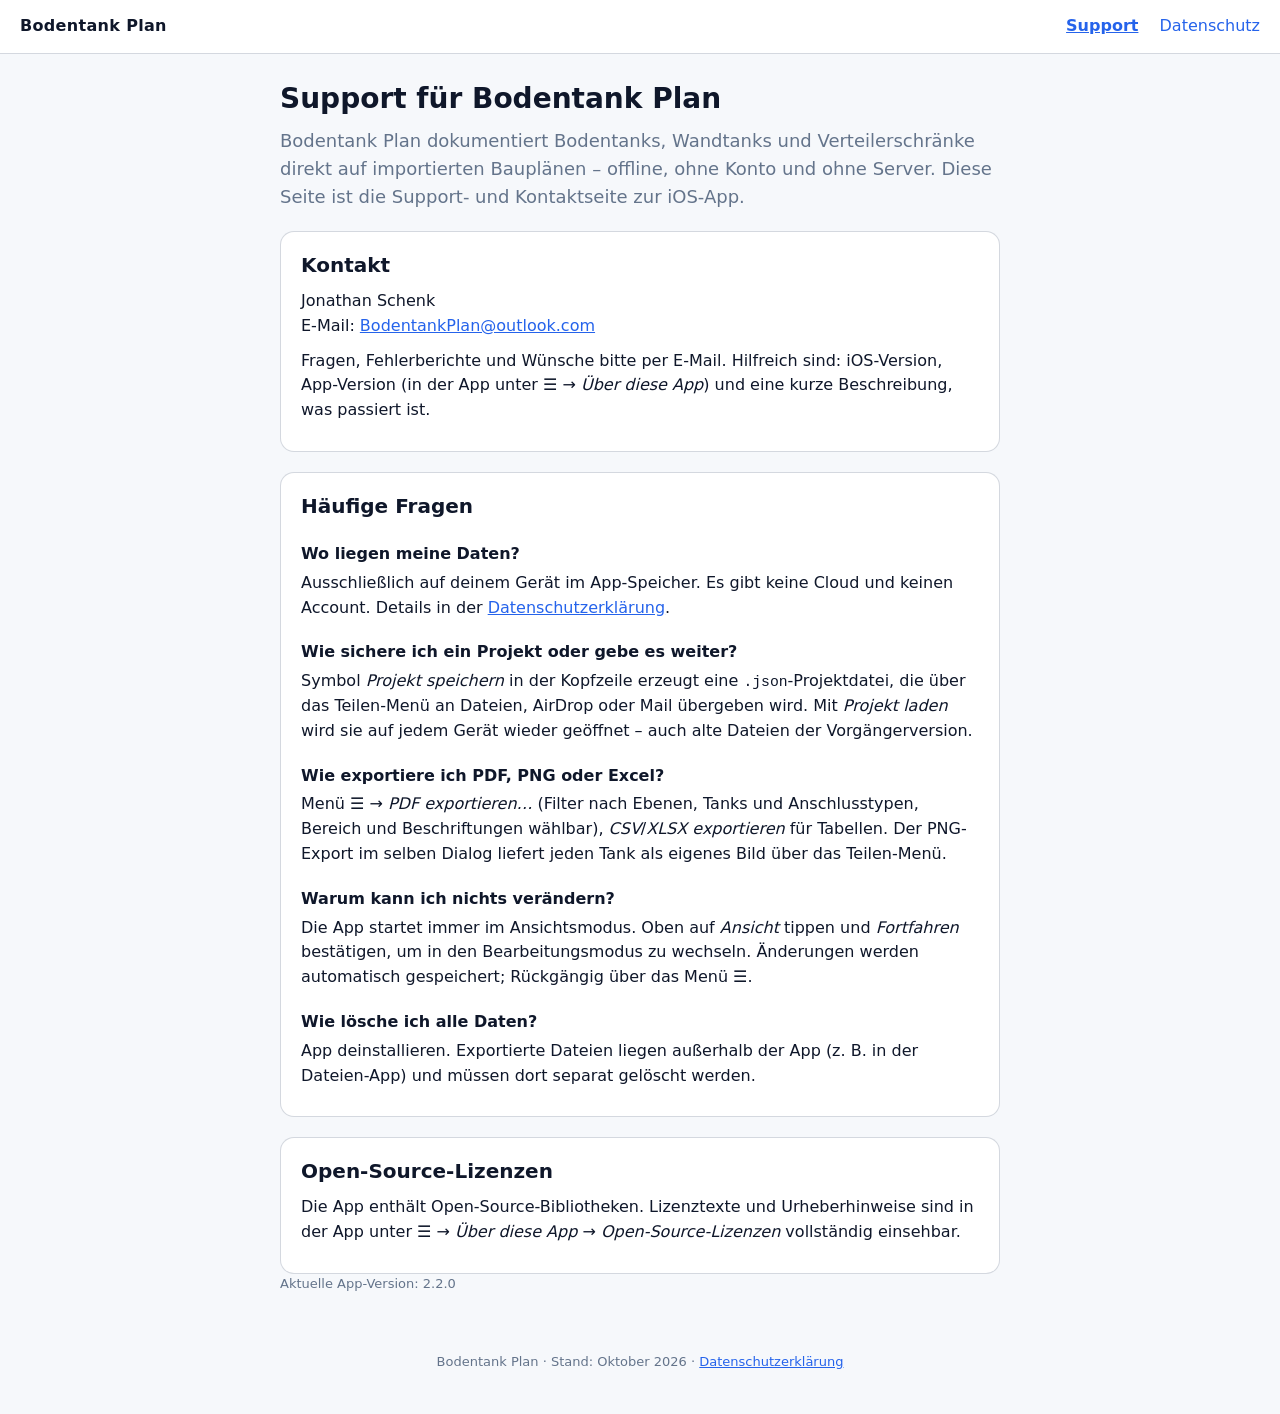
<file: index.html>
<!DOCTYPE html>
<html lang="de">
<head>
  <meta charset="utf-8">
  <meta name="viewport" content="width=device-width, initial-scale=1">
  <meta name="robots" content="noindex">
  <title>Support – Bodentank Plan</title>
  <link rel="stylesheet" href="styles.css">
</head>
<body>
  <header class="site-header">
    <a class="brand" href="./">Bodentank Plan</a>
    <nav>
      <a href="./" aria-current="page">Support</a>
      <a href="datenschutz.html">Datenschutz</a>
    </nav>
  </header>
  <main>

    <h1>Support für Bodentank Plan</h1>
    <p class="lead">Bodentank Plan dokumentiert Bodentanks, Wandtanks und Verteilerschränke direkt auf importierten Bauplänen –
      offline, ohne Konto und ohne Server. Diese Seite ist die Support- und Kontaktseite zur iOS-App.</p>

    <section>
      <h2>Kontakt</h2>
      <p>Jonathan Schenk<br>
        
        E-Mail: <a href="mailto:BodentankPlan@outlook.com">BodentankPlan@outlook.com</a></p>
      <p>Fragen, Fehlerberichte und Wünsche bitte per E-Mail. Hilfreich sind: iOS-Version, App-Version
        (in der App unter ☰ → <em>Über diese App</em>) und eine kurze Beschreibung, was passiert ist.</p>
    </section>

    <section>
      <h2>Häufige Fragen</h2>
      <h3>Wo liegen meine Daten?</h3>
      <p>Ausschließlich auf deinem Gerät im App-Speicher. Es gibt keine Cloud und keinen Account. Details in der
        <a href="datenschutz.html">Datenschutzerklärung</a>.</p>
      <h3>Wie sichere ich ein Projekt oder gebe es weiter?</h3>
      <p>Symbol <em>Projekt speichern</em> in der Kopfzeile erzeugt eine <code>.json</code>-Projektdatei, die über das
        Teilen-Menü an Dateien, AirDrop oder Mail übergeben wird. Mit <em>Projekt laden</em> wird sie auf jedem Gerät
        wieder geöffnet – auch alte Dateien der Vorgängerversion.</p>
      <h3>Wie exportiere ich PDF, PNG oder Excel?</h3>
      <p>Menü ☰ → <em>PDF exportieren…</em> (Filter nach Ebenen, Tanks und Anschlusstypen, Bereich und Beschriftungen
        wählbar), <em>CSV</em>/<em>XLSX exportieren</em> für Tabellen. Der PNG-Export im selben Dialog liefert jeden Tank
        als eigenes Bild über das Teilen-Menü.</p>
      <h3>Warum kann ich nichts verändern?</h3>
      <p>Die App startet immer im Ansichtsmodus. Oben auf <em>Ansicht</em> tippen und <em>Fortfahren</em> bestätigen, um
        in den Bearbeitungsmodus zu wechseln. Änderungen werden automatisch gespeichert; Rückgängig über das Menü ☰.</p>
      <h3>Wie lösche ich alle Daten?</h3>
      <p>App deinstallieren. Exportierte Dateien liegen außerhalb der App (z. B. in der Dateien-App) und müssen dort
        separat gelöscht werden.</p>
    </section>

    <section>
      <h2>Open-Source-Lizenzen</h2>
      <p>Die App enthält Open-Source-Bibliotheken. Lizenztexte und Urheberhinweise sind in der App unter
        ☰ → <em>Über diese App</em> → <em>Open-Source-Lizenzen</em> vollständig einsehbar.</p>
    </section>

    <p class="muted small">Aktuelle App-Version: 2.2.0</p>

  </main>
  <footer>
    <p>Bodentank Plan · Stand: Oktober 2026 · <a href="datenschutz.html">Datenschutzerklärung</a></p>
  </footer>
</body>
</html>
</file>
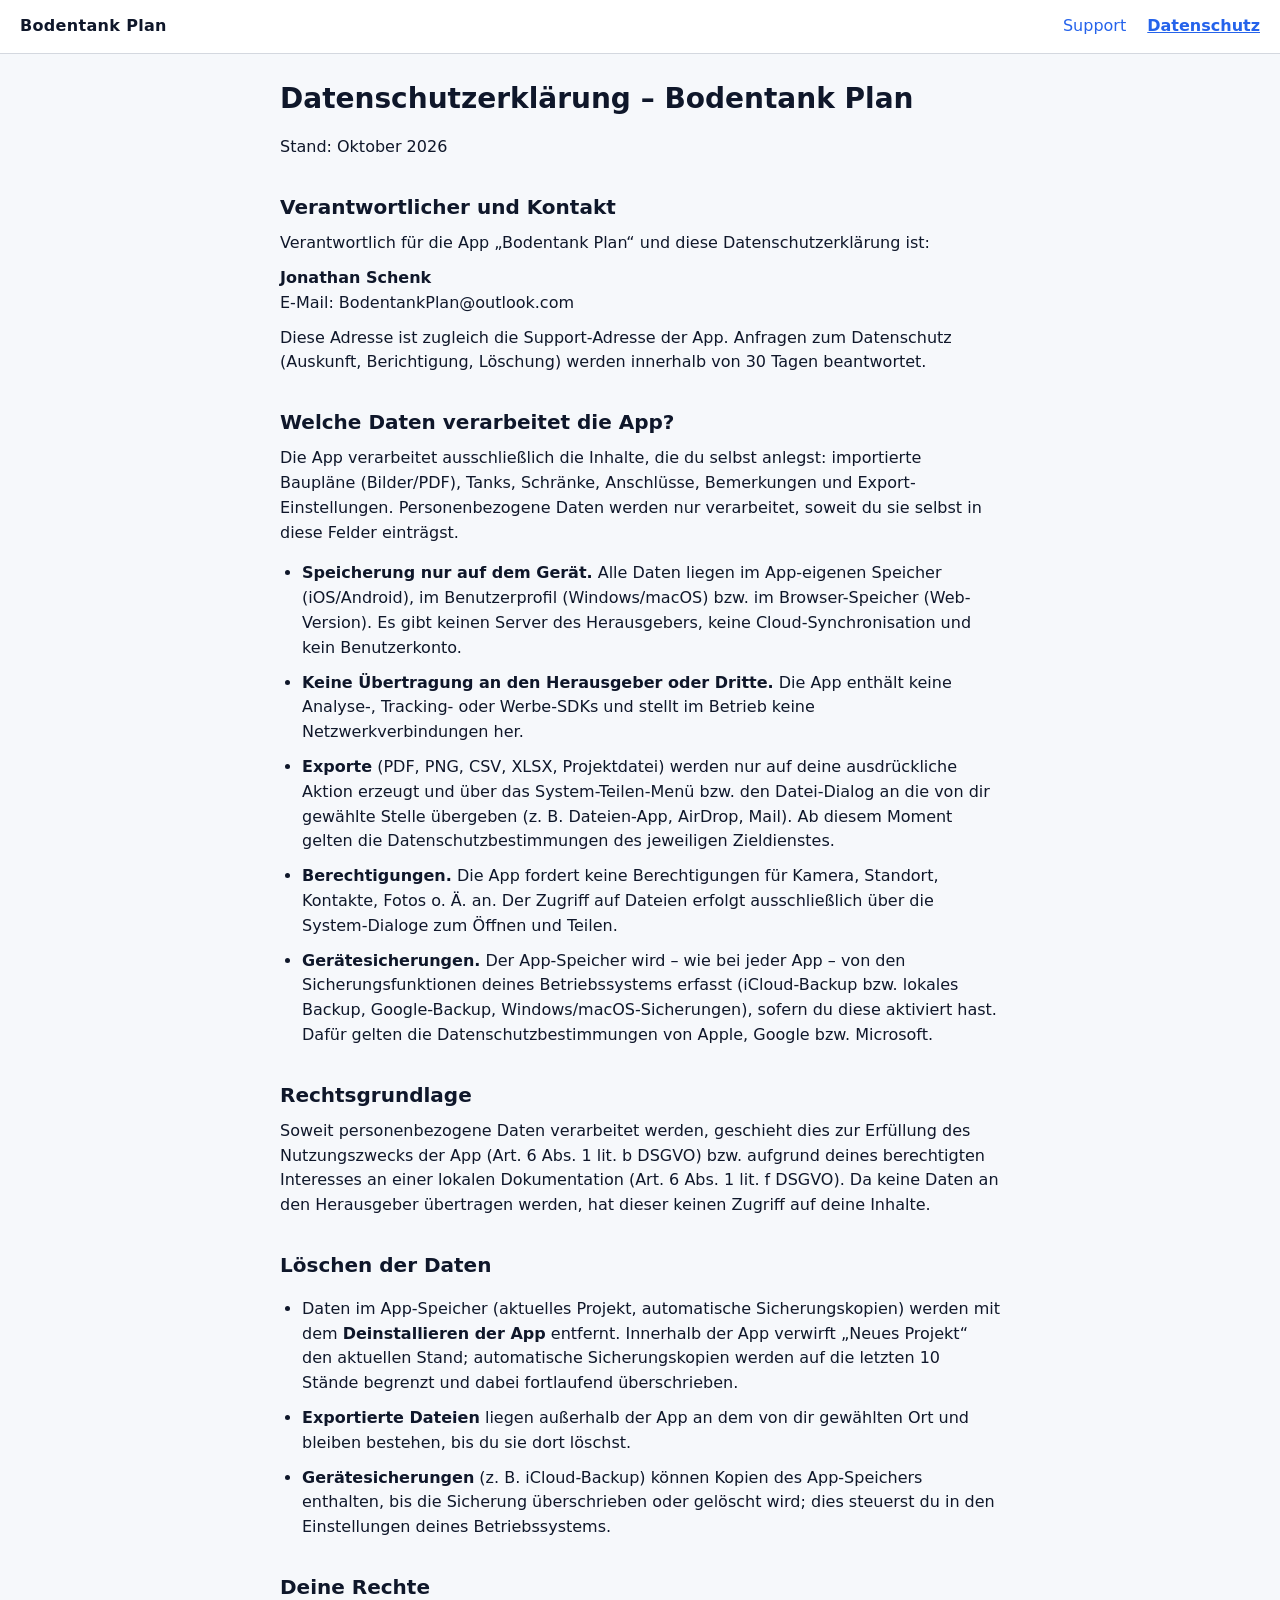
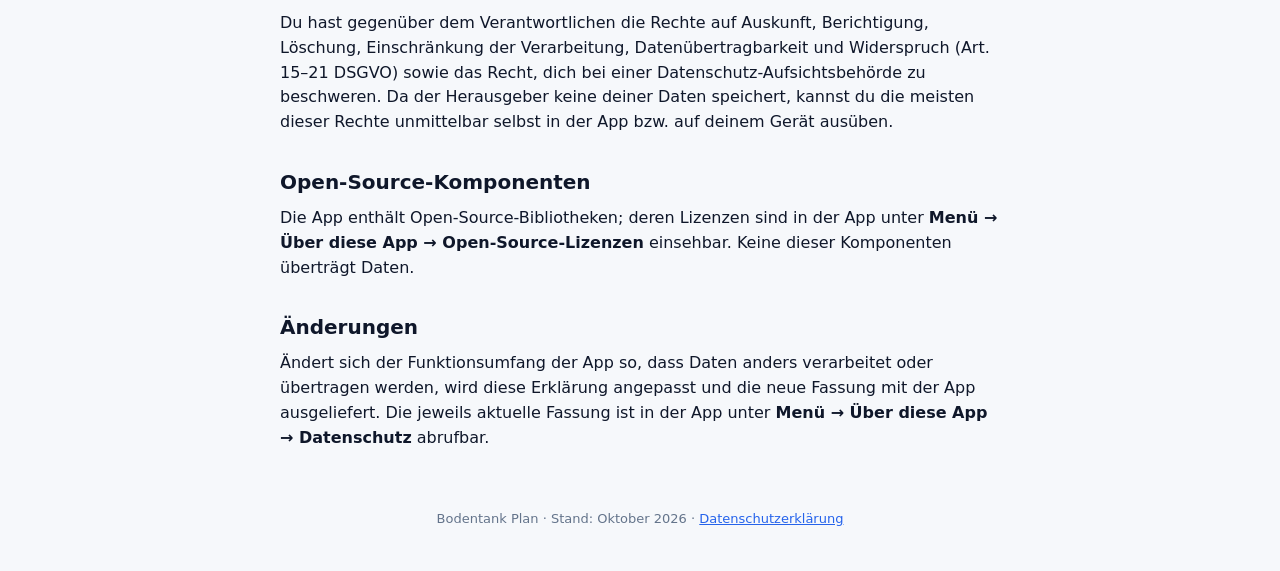
<file: datenschutz.html>
<!DOCTYPE html>
<html lang="de">
<head>
  <meta charset="utf-8">
  <meta name="viewport" content="width=device-width, initial-scale=1">
  <meta name="robots" content="noindex">
  <title>Datenschutzerklärung – Bodentank Plan</title>
  <link rel="stylesheet" href="styles.css">
</head>
<body>
  <header class="site-header">
    <a class="brand" href="./">Bodentank Plan</a>
    <nav>
      <a href="./">Support</a>
      <a href="datenschutz.html" aria-current="page">Datenschutz</a>
    </nav>
  </header>
  <main>

    <article class="prose">
      <h1>Datenschutzerklärung – Bodentank Plan</h1>
      <p>Stand: Oktober 2026</p>
      <h2>Verantwortlicher und Kontakt</h2>
      <p>Verantwortlich für die App „Bodentank Plan“ und diese Datenschutzerklärung ist:</p>
      <p><strong>Jonathan Schenk</strong><br>
      E-Mail: BodentankPlan@outlook.com</p>
      <p>Diese Adresse ist zugleich die Support-Adresse der App. Anfragen zum Datenschutz (Auskunft, Berichtigung, Löschung) werden innerhalb von 30 Tagen beantwortet.</p>
      <h2>Welche Daten verarbeitet die App?</h2>
      <p>Die App verarbeitet ausschließlich die Inhalte, die du selbst anlegst: importierte Baupläne (Bilder/PDF), Tanks, Schränke, Anschlüsse, Bemerkungen und Export-Einstellungen. Personenbezogene Daten werden nur verarbeitet, soweit du sie selbst in diese Felder einträgst.</p>
      <ul>
        <li><strong>Speicherung nur auf dem Gerät.</strong> Alle Daten liegen im App-eigenen Speicher (iOS/Android), im Benutzerprofil (Windows/macOS) bzw. im Browser-Speicher (Web-Version). Es gibt keinen Server des Herausgebers, keine Cloud-Synchronisation und kein Benutzerkonto.</li>
        <li><strong>Keine Übertragung an den Herausgeber oder Dritte.</strong> Die App enthält keine Analyse-, Tracking- oder Werbe-SDKs und stellt im Betrieb keine Netzwerkverbindungen her.</li>
        <li><strong>Exporte</strong> (PDF, PNG, CSV, XLSX, Projektdatei) werden nur auf deine ausdrückliche Aktion erzeugt und über das System-Teilen-Menü bzw. den Datei-Dialog an die von dir gewählte Stelle übergeben (z. B. Dateien-App, AirDrop, Mail). Ab diesem Moment gelten die Datenschutzbestimmungen des jeweiligen Zieldienstes.</li>
        <li><strong>Berechtigungen.</strong> Die App fordert keine Berechtigungen für Kamera, Standort, Kontakte, Fotos o. Ä. an. Der Zugriff auf Dateien erfolgt ausschließlich über die System-Dialoge zum Öffnen und Teilen.</li>
        <li><strong>Gerätesicherungen.</strong> Der App-Speicher wird – wie bei jeder App – von den Sicherungsfunktionen deines Betriebssystems erfasst (iCloud-Backup bzw. lokales Backup, Google-Backup, Windows/macOS-Sicherungen), sofern du diese aktiviert hast. Dafür gelten die Datenschutzbestimmungen von Apple, Google bzw. Microsoft.</li>
      </ul>
      <h2>Rechtsgrundlage</h2>
      <p>Soweit personenbezogene Daten verarbeitet werden, geschieht dies zur Erfüllung des Nutzungszwecks der App (Art. 6 Abs. 1 lit. b DSGVO) bzw. aufgrund deines berechtigten Interesses an einer lokalen Dokumentation (Art. 6 Abs. 1 lit. f DSGVO). Da keine Daten an den Herausgeber übertragen werden, hat dieser keinen Zugriff auf deine Inhalte.</p>
      <h2>Löschen der Daten</h2>
      <ul>
        <li>Daten im App-Speicher (aktuelles Projekt, automatische Sicherungskopien) werden mit dem <strong>Deinstallieren der App</strong> entfernt. Innerhalb der App verwirft „Neues Projekt“ den aktuellen Stand; automatische Sicherungskopien werden auf die letzten 10 Stände begrenzt und dabei fortlaufend überschrieben.</li>
        <li><strong>Exportierte Dateien</strong> liegen außerhalb der App an dem von dir gewählten Ort und bleiben bestehen, bis du sie dort löschst.</li>
        <li><strong>Gerätesicherungen</strong> (z. B. iCloud-Backup) können Kopien des App-Speichers enthalten, bis die Sicherung überschrieben oder gelöscht wird; dies steuerst du in den Einstellungen deines Betriebssystems.</li>
      </ul>
      <h2>Deine Rechte</h2>
      <p>Du hast gegenüber dem Verantwortlichen die Rechte auf Auskunft, Berichtigung, Löschung, Einschränkung der Verarbeitung, Datenübertragbarkeit und Widerspruch (Art. 15–21 DSGVO) sowie das Recht, dich bei einer Datenschutz-Aufsichtsbehörde zu beschweren. Da der Herausgeber keine deiner Daten speichert, kannst du die meisten dieser Rechte unmittelbar selbst in der App bzw. auf deinem Gerät ausüben.</p>
      <h2>Open-Source-Komponenten</h2>
      <p>Die App enthält Open-Source-Bibliotheken; deren Lizenzen sind in der App unter <strong>Menü → Über diese App → Open-Source-Lizenzen</strong> einsehbar. Keine dieser Komponenten überträgt Daten.</p>
      <h2>Änderungen</h2>
      <p>Ändert sich der Funktionsumfang der App so, dass Daten anders verarbeitet oder übertragen werden, wird diese Erklärung angepasst und die neue Fassung mit der App ausgeliefert. Die jeweils aktuelle Fassung ist in der App unter <strong>Menü → Über diese App → Datenschutz</strong> abrufbar.</p>
    </article>

  </main>
  <footer>
    <p>Bodentank Plan · Stand: Oktober 2026 · <a href="datenschutz.html">Datenschutzerklärung</a></p>
  </footer>
</body>
</html>
</file>
<file: styles.css>
:root {
  color-scheme: light dark;
  --bg: #f6f8fb;
  --surface: #ffffff;
  --text: #0f172a;
  --muted: #64748b;
  --primary: #2563eb;
  --stroke: rgba(100, 116, 139, 0.28);
}
@media (prefers-color-scheme: dark) {
  :root { --bg: #0b1220; --surface: #111a2e; --text: #e2e8f0; --muted: #94a3b8; --primary: #60a5fa; --stroke: rgba(148, 163, 184, 0.22); }
}
* { box-sizing: border-box; }
body {
  margin: 0;
  font: 16px/1.55 Inter, "Segoe UI", system-ui, -apple-system, sans-serif;
  color: var(--text);
  background: var(--bg);
  -webkit-text-size-adjust: 100%;
}
a { color: var(--primary); }
.site-header {
  display: flex; align-items: center; justify-content: space-between; gap: 16px; flex-wrap: wrap;
  padding: 14px 20px; background: var(--surface); border-bottom: 1px solid var(--stroke);
}
.brand { font-weight: 800; letter-spacing: 0.02em; color: var(--text); text-decoration: none; }
nav a { margin-left: 16px; text-decoration: none; }
nav a[aria-current="page"] { font-weight: 700; text-decoration: underline; }
main { max-width: 760px; margin: 0 auto; padding: 28px 20px 48px; }
h1 { font-size: 28px; line-height: 1.2; margin: 0 0 12px; }
h2 { font-size: 20px; margin: 32px 0 8px; }
h3 { font-size: 16px; margin: 20px 0 4px; }
p, li { margin: 0 0 10px; }
ul { padding-left: 22px; }
.lead { font-size: 18px; color: var(--muted); }
.muted { color: var(--muted); }
.small { font-size: 13px; }
code { font-family: ui-monospace, SFMono-Regular, Menlo, Consolas, monospace; font-size: 0.92em; }
section { background: var(--surface); border: 1px solid var(--stroke); border-radius: 14px; padding: 18px 20px; margin-top: 20px; }
section h2 { margin-top: 0; }
.prose h1 { margin-bottom: 20px; }
footer { text-align: center; color: var(--muted); font-size: 13px; padding: 0 20px 32px; }
</file>
